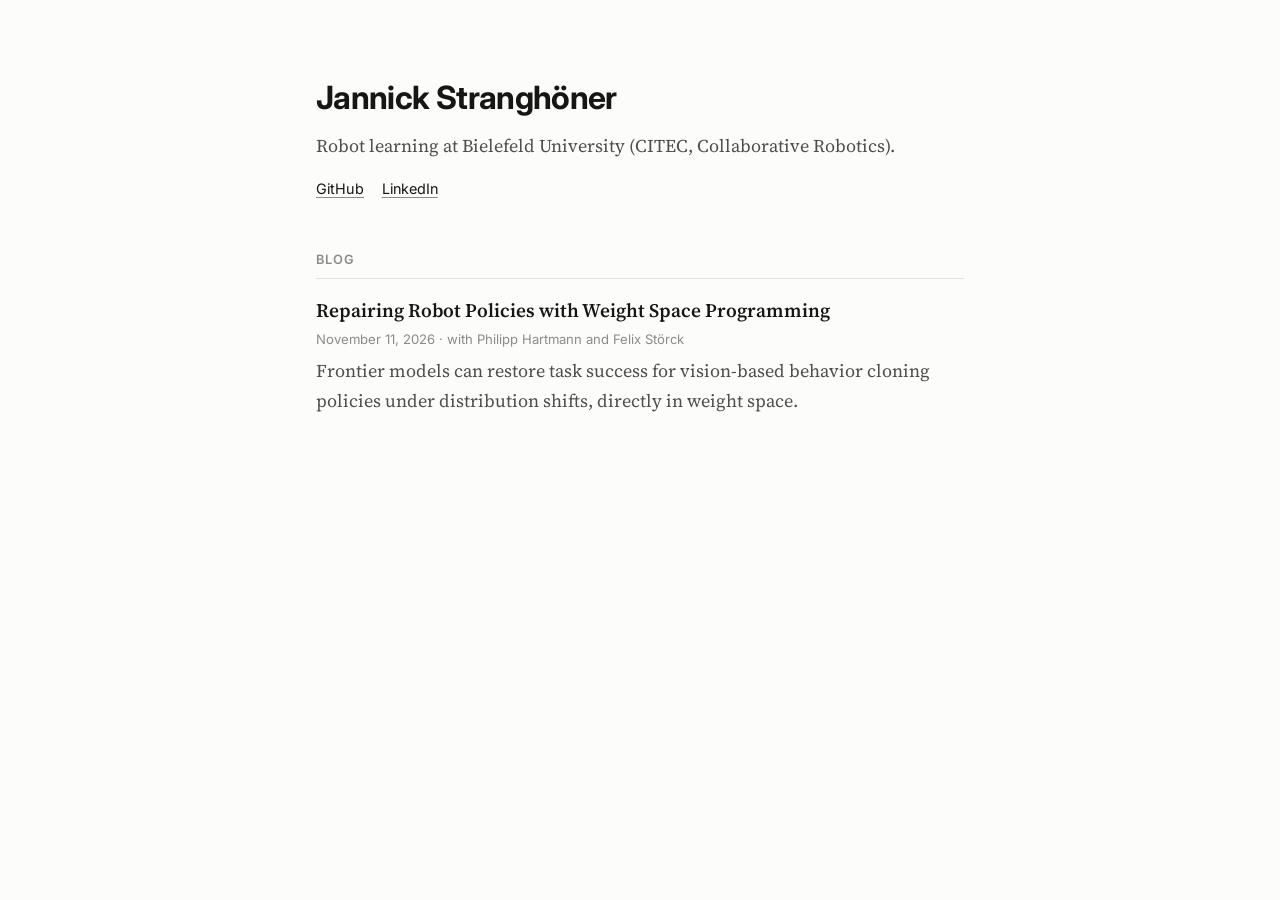
<file: index.html>
<!doctype html>
<html lang="en">
<head>
<meta charset="utf-8">
<meta name="viewport" content="width=device-width, initial-scale=1">
<title>Jannick Stranghöner</title>
<meta name="description" content="Jannick Stranghöner, robot learning at Bielefeld University.">
<link rel="canonical" href="https://jstranghoener.github.io/">
<meta property="og:site_name" content="Jannick Stranghöner">
<meta property="og:type" content="website">
<meta property="og:title" content="Jannick Stranghöner">
<meta property="og:url" content="https://jstranghoener.github.io/">
<script type="application/ld+json">{"@context": "https://schema.org", "@type": "WebSite", "name": "Jannick Stranghöner", "url": "https://jstranghoener.github.io/"}</script>
<link rel="icon" href="favicon.svg" type="image/svg+xml">
<link rel="icon" href="favicon-32.png" sizes="32x32" type="image/png">
<link rel="apple-touch-icon" href="apple-touch-icon.png">
<link rel="preconnect" href="https://fonts.googleapis.com">
<link rel="preconnect" href="https://fonts.gstatic.com" crossorigin>
<link href="https://fonts.googleapis.com/css2?family=Inter:wght@400;600;700&family=Source+Serif+4:ital,opsz,wght@0,8..60,400;0,8..60,600;1,8..60,400&display=swap" rel="stylesheet">
<style>
  :root { --bg: #fcfcfb; --ink: #161614; --ink-2: #4f4e49; --muted: #8c8b85; --rule: #e3e2dc; --accent: #b0306f; }
  @media (prefers-color-scheme: dark) {
    :root { --bg: #151514; --ink: #ecebe6; --ink-2: #b9b8b1; --muted: #85847e; --rule: #2e2d2a; --accent: #e07aaf; }
  }
  * { box-sizing: border-box; }
  body { margin: 0; background: var(--bg); color: var(--ink);
         font: 18px/1.65 "Source Serif 4", Georgia, serif; }
  main { max-width: 680px; margin: 0 auto; padding: 4.5rem 16px 4rem; }
  h1, h2, .links, .post .meta { font-family: Inter, ui-sans-serif, system-ui, sans-serif; }
  h1 { font-size: 2rem; letter-spacing: -0.02em; margin: 0 0 0.4rem; }
  .role { color: var(--ink-2); margin: 0 0 1rem; }
  .links { display: flex; gap: 1.1rem; flex-wrap: wrap; font-size: 0.9rem; margin-bottom: 3rem; }
  a { color: inherit; text-decoration-color: var(--muted); text-underline-offset: 0.18em; }
  a:hover { color: var(--accent); }
  h2 { font-size: 0.8rem; font-weight: 600; letter-spacing: 0.08em; text-transform: uppercase; color: var(--muted);
       margin: 0 0 1rem; padding-bottom: 0.5rem; border-bottom: 1px solid var(--rule); }
  .post { margin: 0 0 1.6rem; }
  .post a.title { font-size: 1.2rem; font-weight: 600; text-decoration: none; }
  .post a.title:hover { text-decoration: underline; }
  .post .meta { font-size: 0.82rem; color: var(--muted); margin: 0.15rem 0 0.35rem; }
  .post p { margin: 0; color: var(--ink-2); }
</style>
</head>
<body>
<main>
  <h1>Jannick Stranghöner</h1>
  <p class="role">Robot learning at Bielefeld University (CITEC, Collaborative Robotics).</p>
  <div class="links">
    <a href="https://github.com/jstranghoener">GitHub</a>
    <a href="https://www.linkedin.com/in/jannick-strangh%C3%B6ner-8962a3324/">LinkedIn</a>
  </div>

  <h2>Blog</h2>
  <div class="post">
    <a class="title" href="blog/robotic-weight-space-programming/">Repairing Robot Policies with Weight Space Programming</a>
    <div class="meta">November 11, 2026 · with Philipp Hartmann and Felix Störck</div>
    <p>Frontier models can restore task success for vision-based behavior cloning policies under distribution shifts, directly in weight space.</p>
  </div>
</main>
<script data-goatcounter="https://jstranghoener.goatcounter.com/count" async src="//gc.zgo.at/count.js"></script>
</body>
</html>
</file>
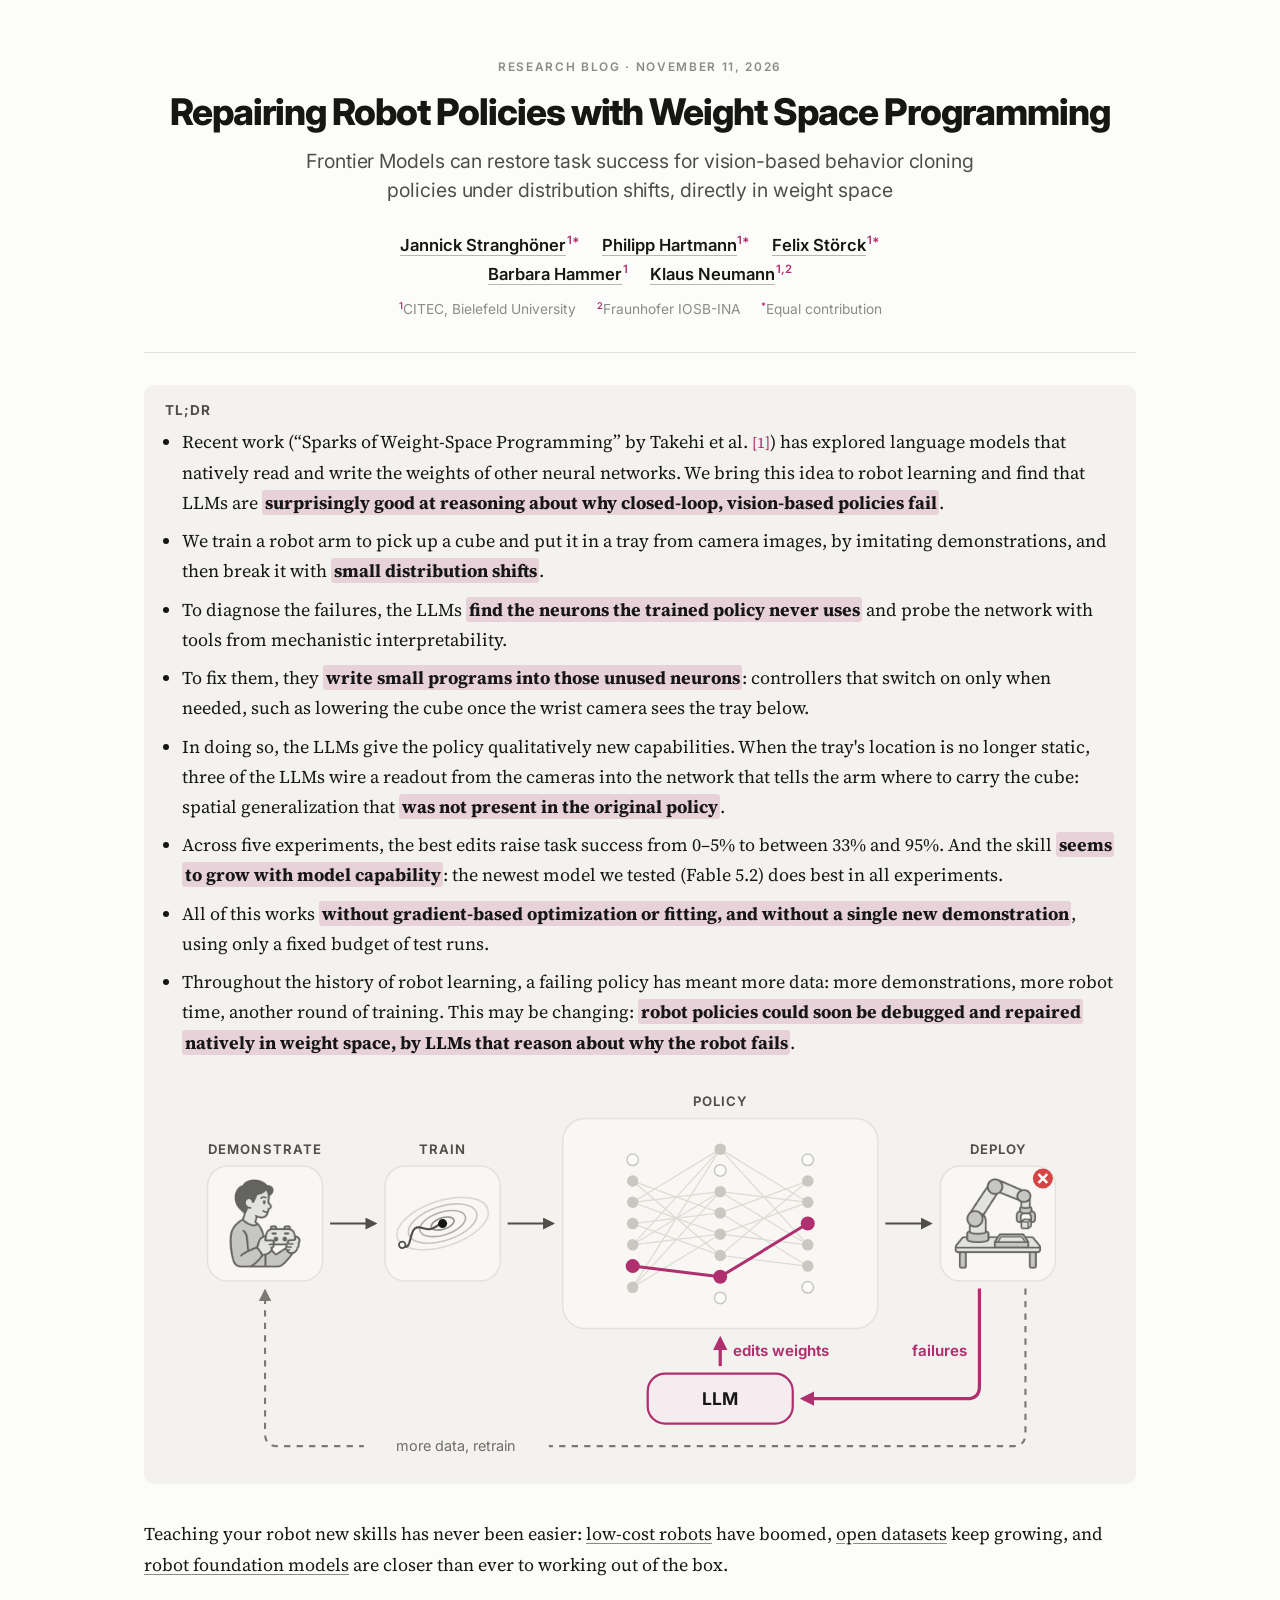
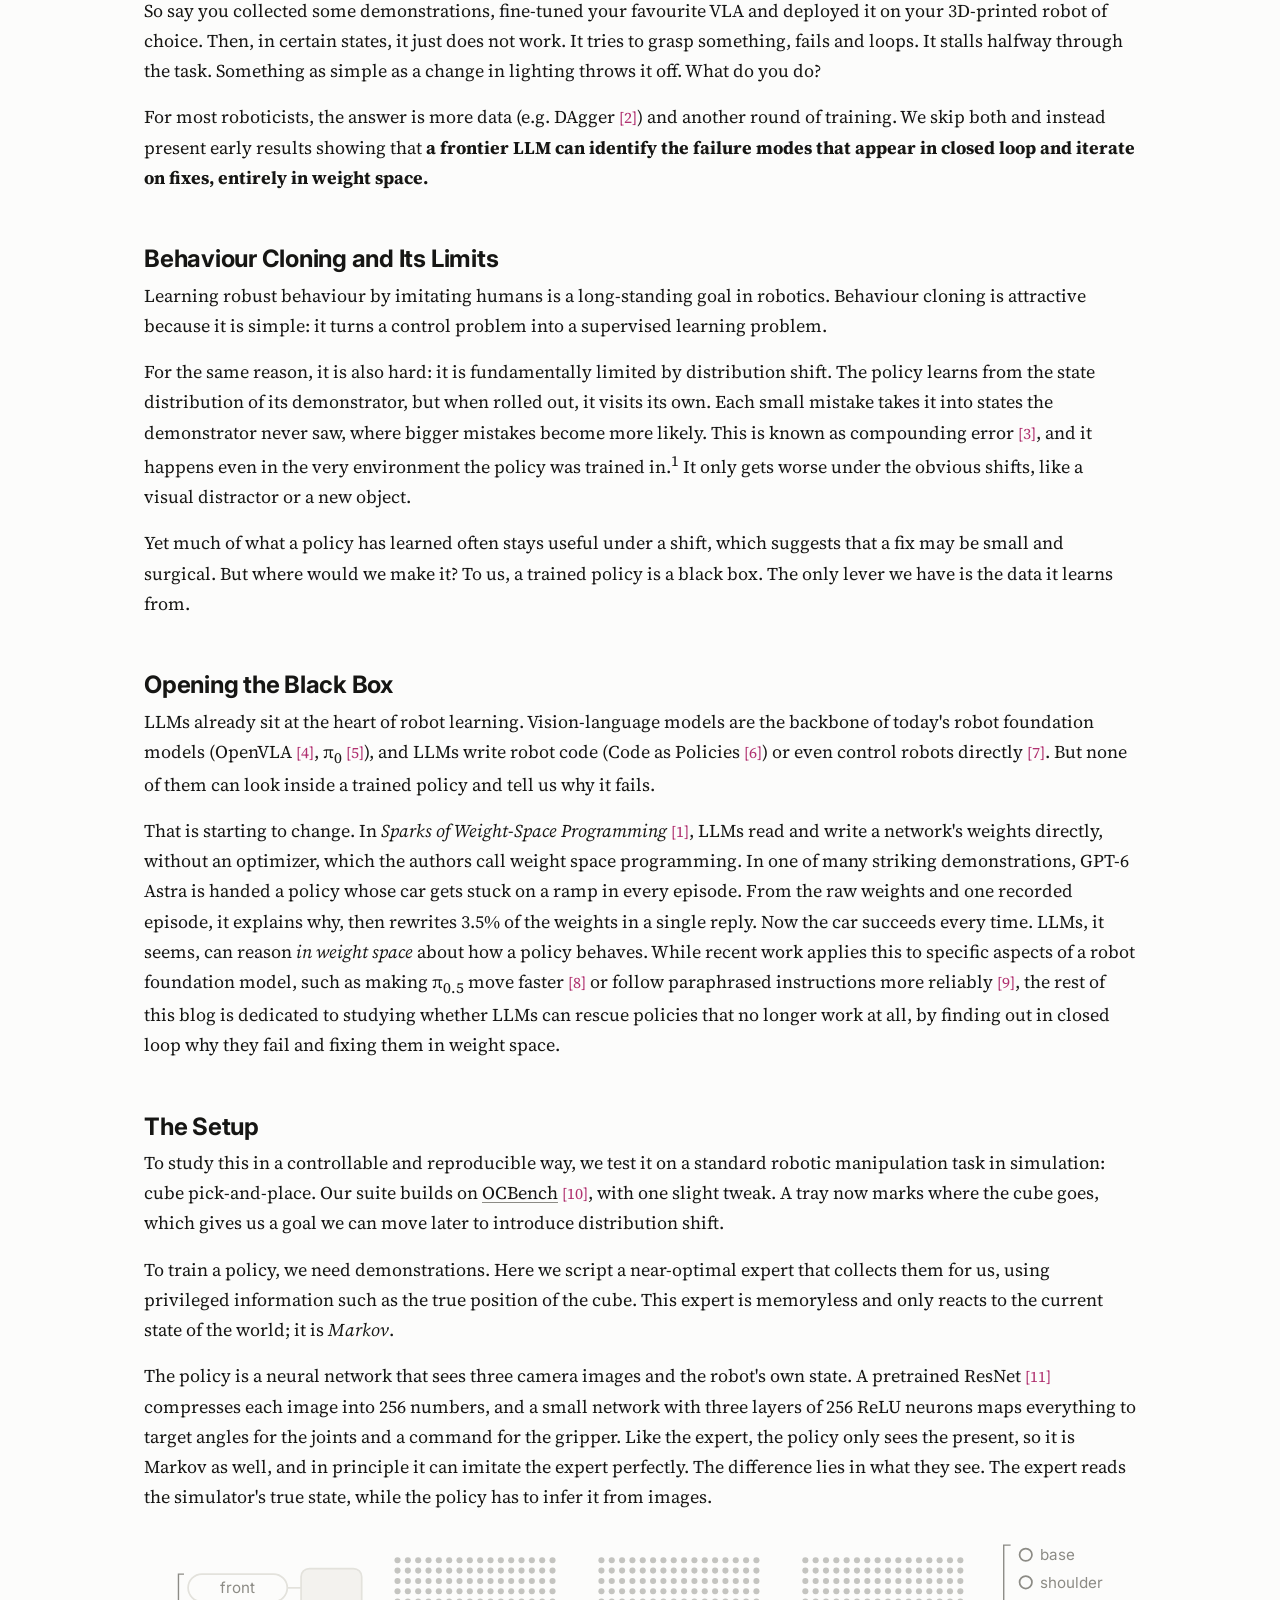
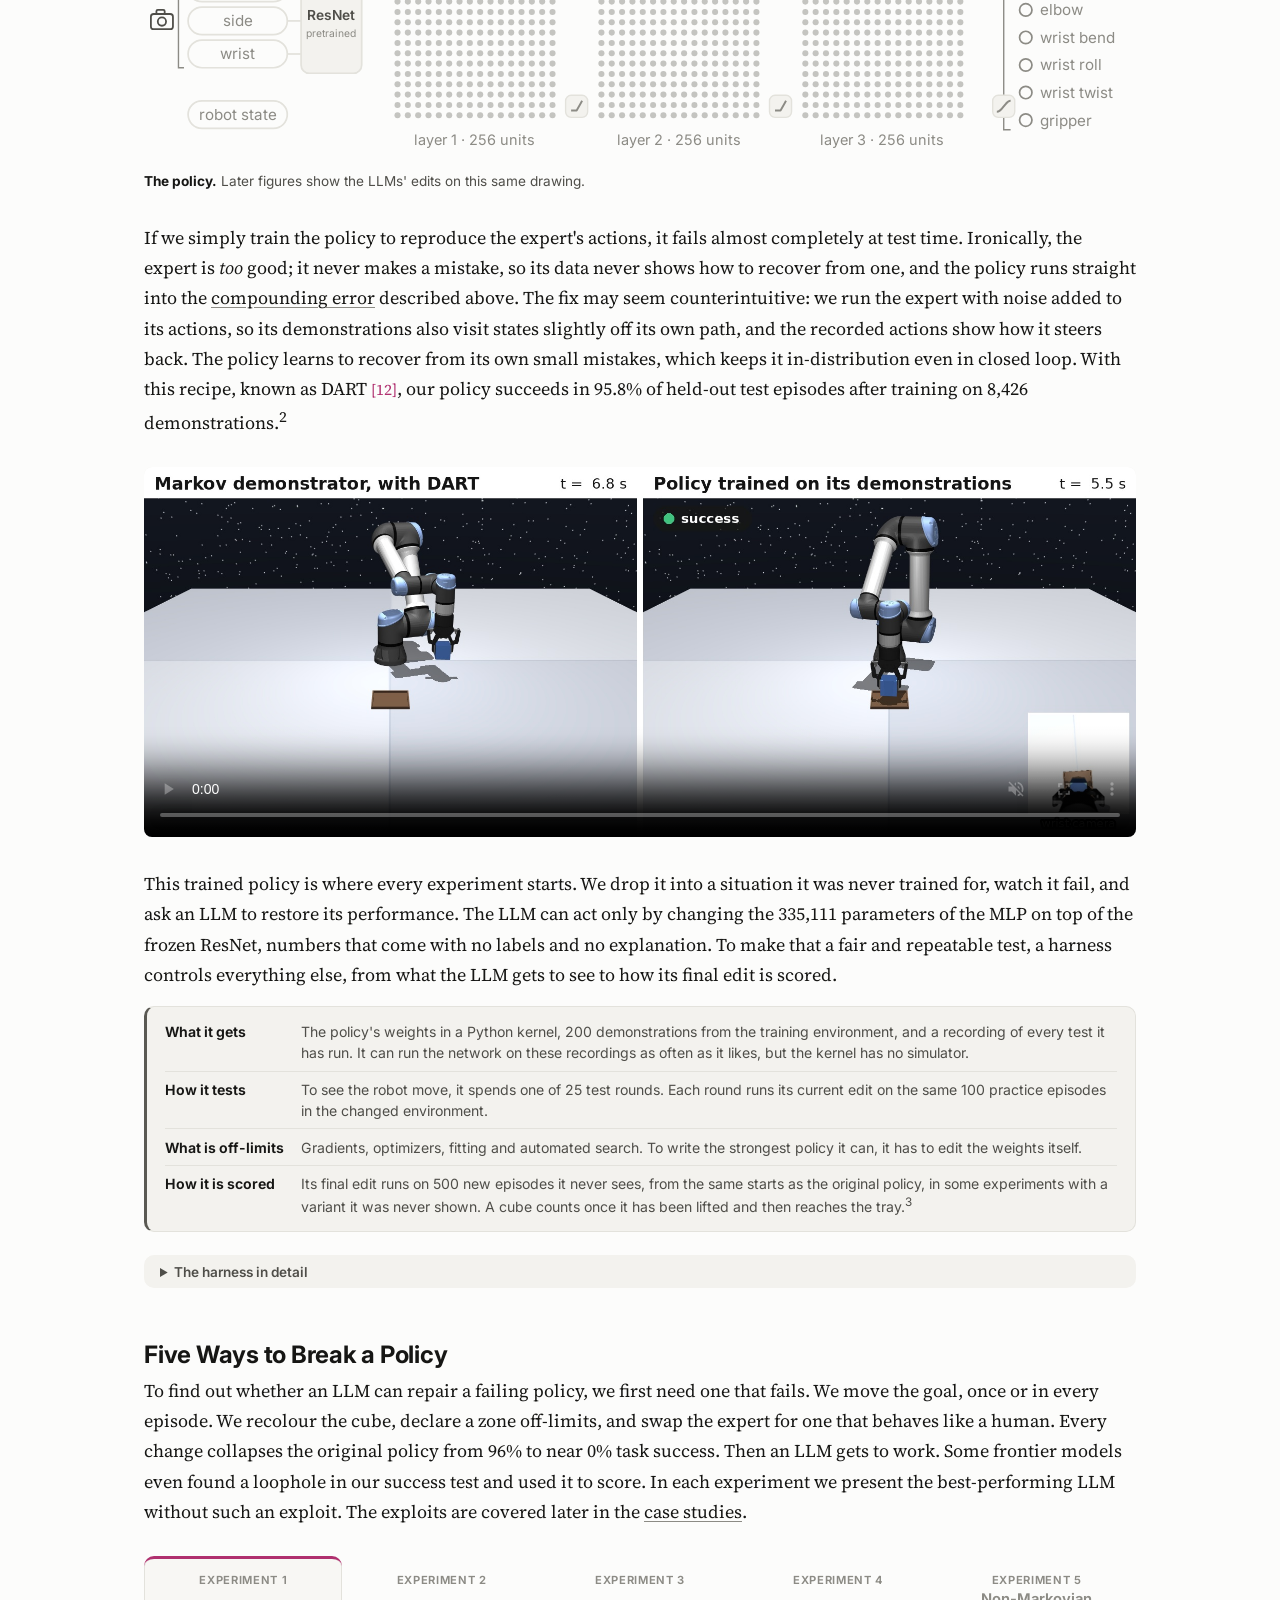
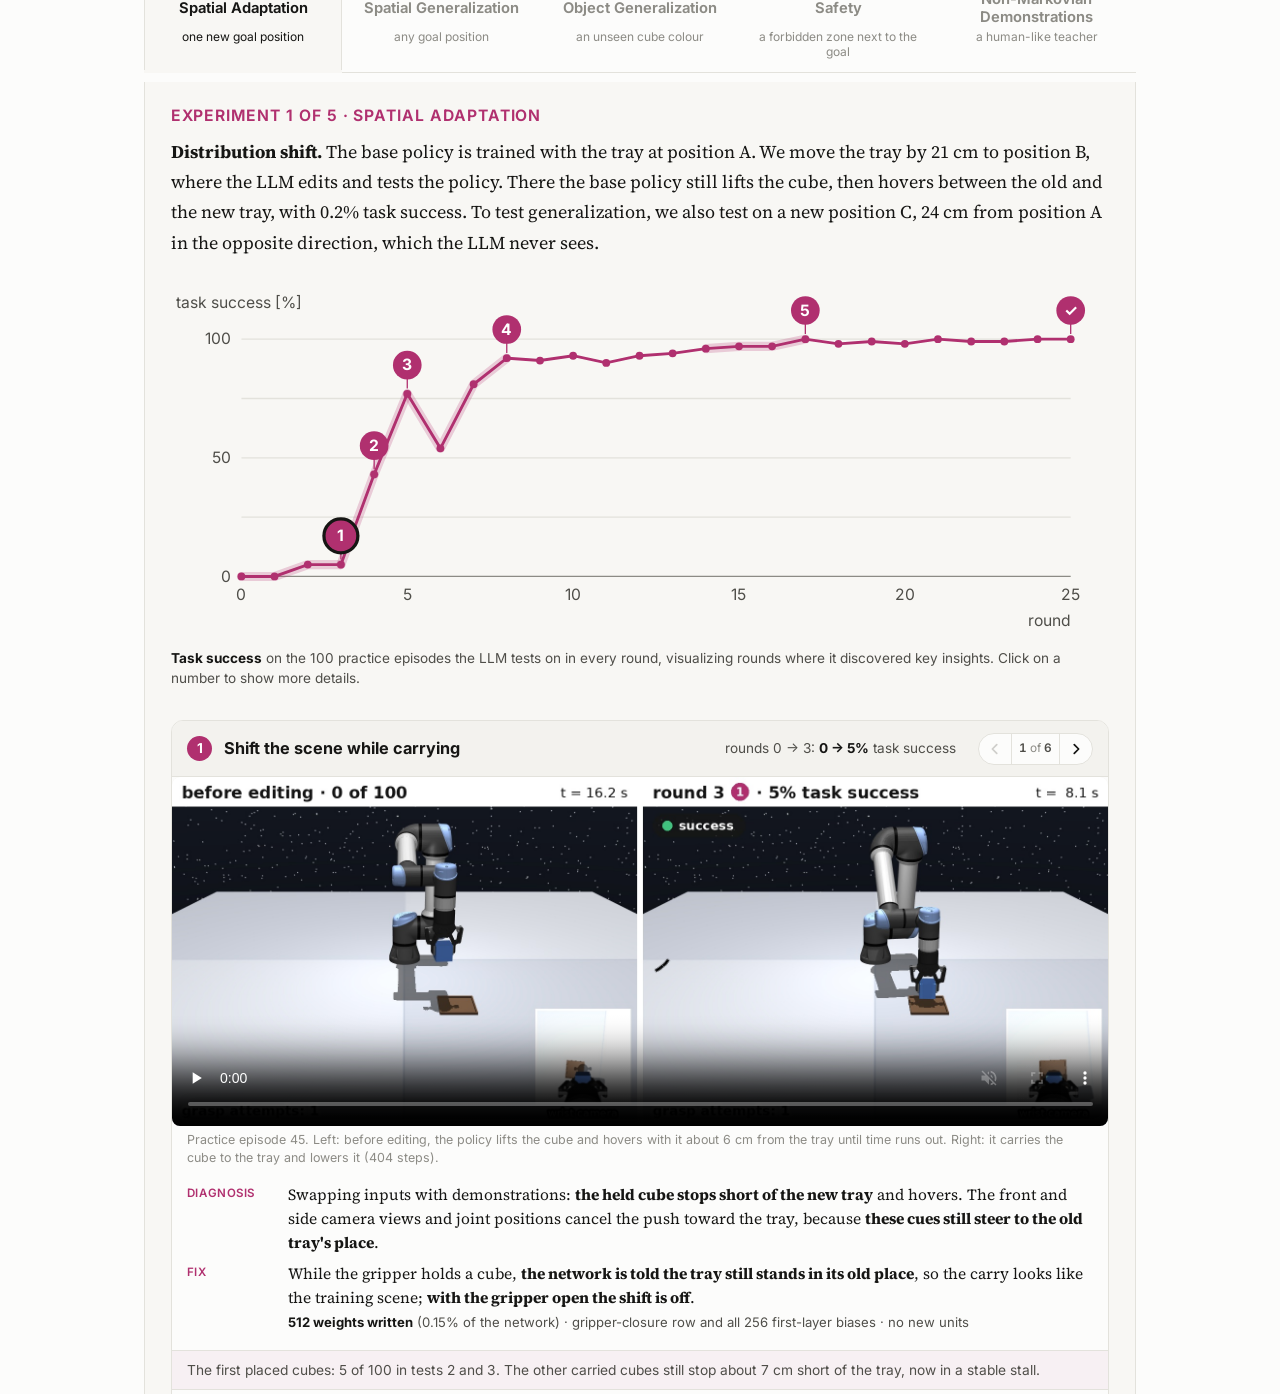
<file: blog/teaching-robots-new-skills/index.html>
<!doctype html>
<html lang="en">
<head>
<meta charset="utf-8">
<title>Moved</title>
<meta http-equiv="refresh" content="0; url=../robotic-weight-space-programming/">
<link rel="canonical" href="https://jstranghoener.github.io/blog/robotic-weight-space-programming/">
</head>
<body><p>This post has moved to <a href="../robotic-weight-space-programming/">/blog/robotic-weight-space-programming/</a>.</p></body>
</html>
</file>
